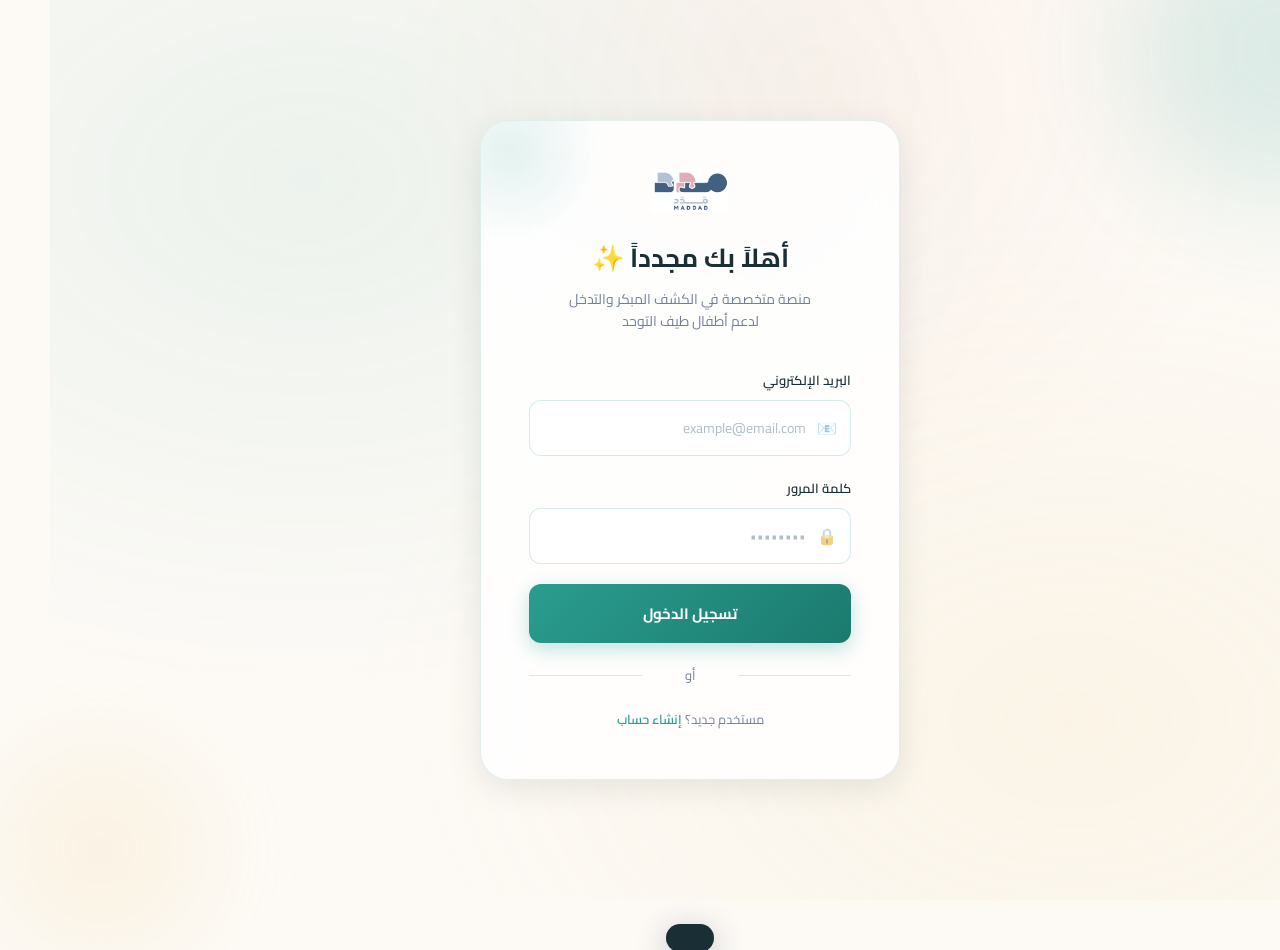
<file: index.html>
<!DOCTYPE html>
<html lang="ar" dir="rtl">
<head>
<meta charset="UTF-8">
<meta name="viewport" content="width=device-width, initial-scale=1.0">
<title>مدد | MADDAD</title>
<link href="https://fonts.googleapis.com/css2?family=Cairo:wght@300;400;500;600;700;900&family=Tajawal:wght@300;400;500;700;900&display=swap" rel="stylesheet">
<style>
  :root {
    --sand: #F5EFE6;
    --warm: #FDFAF6;
    --teal: #2A9D8F;
    --teal-light: #52B5A8;
    --teal-dark: #1B7A6E;
    --amber: #E9C46A;
    --coral: #E76F51;
    --coral-light: #F4A261;
    --navy: #1A2E35;
    --text: #2D3748;
    --muted: #718096;
    --border: rgba(42,157,143,0.2);
    --card: rgba(255,255,255,0.85);
    --shadow: 0 8px 32px rgba(26,46,53,0.1);
    --shadow-hover: 0 16px 48px rgba(26,46,53,0.18);
    --radius: 20px;
    --radius-sm: 12px;
  }

  * { margin: 0; padding: 0; box-sizing: border-box; }

  body {
    font-family: 'Cairo', sans-serif;
    background: var(--warm);
    color: var(--text);
    min-height: 100vh;
    overflow-x: hidden;
  }

  /* Background texture */
  body::before {
    content: '';
    position: fixed;
    inset: 0;
    background: 
      radial-gradient(ellipse at 20% 20%, rgba(42,157,143,0.08) 0%, transparent 50%),
      radial-gradient(ellipse at 80% 80%, rgba(233,196,106,0.1) 0%, transparent 50%),
      radial-gradient(ellipse at 60% 10%, rgba(231,111,81,0.06) 0%, transparent 40%);
    pointer-events: none;
    z-index: 0;
  }

  .page {
    display: none;
    min-height: 100vh;
    position: relative;
    z-index: 1;
    animation: fadeIn 0.5s ease;
  }
  .page.active { display: flex; flex-direction: column; }
  @keyframes fadeIn { from { opacity: 0; transform: translateY(12px); } to { opacity: 1; transform: translateY(0); } }

  /* ===== DECORATIVE SHAPES ===== */
  .blob {
    position: absolute;
    border-radius: 50%;
    filter: blur(60px);
    opacity: 0.15;
    pointer-events: none;
  }

  /* ===== LOGO ===== */
  .logo {
    display: flex;
    align-items: center;
    gap: 10px;
    text-decoration: none;
  }
  .logo-icon {
    width: 44px; height: 44px;
    background: linear-gradient(135deg, var(--teal), var(--teal-dark));
    border-radius: 14px;
    display: flex; align-items: center; justify-content: center;
    font-size: 22px;
    box-shadow: 0 4px 16px rgba(42,157,143,0.35);
    position: relative;
    overflow: hidden;
  }
  .logo-icon::after {
    content: '';
    position: absolute;
    top: -50%; left: -50%;
    width: 200%; height: 200%;
    background: linear-gradient(45deg, transparent 30%, rgba(255,255,255,0.15) 50%, transparent 70%);
  }
  .logo-text { font-size: 22px; font-weight: 900; color: var(--navy); letter-spacing: -0.5px; }
  .logo-sub { font-size: 11px; color: var(--teal); font-weight: 500; letter-spacing: 1px; direction: ltr; }

  /* ===== LOGIN PAGE ===== */
  #loginPage {
    align-items: center;
    justify-content: center;
    padding: 20px;
  }
  .login-card {
    background: var(--card);
    backdrop-filter: blur(20px);
    border-radius: 28px;
    padding: 48px;
    width: 100%;
    max-width: 420px;
    box-shadow: var(--shadow);
    border: 1px solid rgba(42,157,143,0.15);
    position: relative;
    overflow: hidden;
  }
  .login-card::before {
    content: '';
    position: absolute;
    top: -60px; left: -60px;
    width: 180px; height: 180px;
    background: radial-gradient(circle, rgba(42,157,143,0.12) 0%, transparent 70%);
    border-radius: 50%;
  }
  .login-header { text-align: center; margin-bottom: 36px; position: relative; }
  .login-header .logo { justify-content: center; margin-bottom: 20px; }
  .login-header h2 { font-size: 26px; font-weight: 700; color: var(--navy); margin-bottom: 6px; }
  .login-header p { color: var(--muted); font-size: 14px; line-height: 1.6; }

  .input-group { margin-bottom: 20px; }
  .input-group label { display: block; font-size: 13px; font-weight: 600; color: var(--navy); margin-bottom: 8px; }
  .input-wrap { position: relative; }
  .input-wrap .icon { position: absolute; right: 14px; top: 50%; transform: translateY(-50%); font-size: 16px; opacity: 0.5; }
  .form-input {
    width: 100%;
    padding: 14px 44px 14px 16px;
    border: 1.5px solid var(--border);
    border-radius: var(--radius-sm);
    font-family: 'Cairo', sans-serif;
    font-size: 14px;
    background: rgba(255,255,255,0.7);
    color: var(--text);
    transition: all 0.3s;
    outline: none;
    direction: ltr;
    text-align: right;
  }
  .form-input:focus { border-color: var(--teal); background: white; box-shadow: 0 0 0 3px rgba(42,157,143,0.1); }
  .form-input::placeholder { color: #b0bec5; }

  .btn-primary {
    width: 100%;
    padding: 15px;
    background: linear-gradient(135deg, var(--teal), var(--teal-dark));
    color: white;
    border: none;
    border-radius: var(--radius-sm);
    font-family: 'Cairo', sans-serif;
    font-size: 15px;
    font-weight: 700;
    cursor: pointer;
    transition: all 0.3s;
    box-shadow: 0 6px 20px rgba(42,157,143,0.3);
    position: relative;
    overflow: hidden;
  }
  .btn-primary::after {
    content: '';
    position: absolute;
    inset: 0;
    background: linear-gradient(135deg, rgba(255,255,255,0.1), transparent);
    opacity: 0;
    transition: opacity 0.3s;
  }
  .btn-primary:hover { transform: translateY(-2px); box-shadow: 0 10px 28px rgba(42,157,143,0.4); }
  .btn-primary:hover::after { opacity: 1; }
  .btn-primary:active { transform: translateY(0); }

  .divider { text-align: center; margin: 20px 0; color: var(--muted); font-size: 13px; position: relative; }
  .divider::before, .divider::after { content: ''; position: absolute; top: 50%; width: 35%; height: 1px; background: var(--border); }
  .divider::before { right: 0; }
  .divider::after { left: 0; }

  .link-text { color: var(--teal); cursor: pointer; font-weight: 600; text-decoration: none; transition: color 0.2s; }
  .link-text:hover { color: var(--teal-dark); }
  .text-center { text-align: center; font-size: 13px; color: var(--muted); }

  /* ===== NAVBAR ===== */
  .navbar {
    background: rgba(255,255,255,0.92);
    backdrop-filter: blur(20px);
    padding: 16px 28px;
    display: flex;
    align-items: center;
    justify-content: space-between;
    border-bottom: 1px solid var(--border);
    position: sticky; top: 0; z-index: 100;
    box-shadow: 0 2px 16px rgba(26,46,53,0.06);
  }
  .navbar-right { display: flex; align-items: center; gap: 16px; }
  .avatar {
    width: 38px; height: 38px;
    background: linear-gradient(135deg, var(--teal-light), var(--teal));
    border-radius: 50%;
    display: flex; align-items: center; justify-content: center;
    color: white;
    font-size: 14px;
    font-weight: 700;
    cursor: pointer;
    box-shadow: 0 2px 8px rgba(42,157,143,0.3);
  }
  .nav-name { font-size: 13px; font-weight: 600; color: var(--navy); }

  /* ===== MAIN CONTENT ===== */
  .main {
    flex: 1;
    padding: 32px 28px;
    max-width: 900px;
    margin: 0 auto;
    width: 100%;
  }

  .page-title {
    font-size: 28px;
    font-weight: 900;
    color: var(--navy);
    margin-bottom: 4px;
    letter-spacing: -0.5px;
  }
  .page-subtitle { font-size: 14px; color: var(--muted); margin-bottom: 28px; }

  /* ===== DASHBOARD ===== */
  .child-hero {
    background: linear-gradient(135deg, var(--teal), var(--teal-dark));
    border-radius: 24px;
    padding: 28px 32px;
    color: white;
    margin-bottom: 28px;
    position: relative;
    overflow: hidden;
    box-shadow: 0 8px 32px rgba(42,157,143,0.3);
  }
  .child-hero::before {
    content: '';
    position: absolute;
    top: -40px; left: -40px;
    width: 200px; height: 200px;
    background: rgba(255,255,255,0.06);
    border-radius: 50%;
  }
  .child-hero::after {
    content: '';
    position: absolute;
    bottom: -60px; right: -20px;
    width: 250px; height: 250px;
    background: rgba(255,255,255,0.04);
    border-radius: 50%;
  }
  .child-hero-content { position: relative; z-index: 1; display: flex; align-items: center; gap: 20px; }
  .child-avatar-big {
    width: 72px; height: 72px;
    background: rgba(255,255,255,0.2);
    border-radius: 50%;
    display: flex; align-items: center; justify-content: center;
    font-size: 36px;
    border: 2px solid rgba(255,255,255,0.3);
    flex-shrink: 0;
  }
  .child-info-text h3 { font-size: 22px; font-weight: 900; margin-bottom: 4px; }
  .child-info-text p { font-size: 13px; opacity: 0.85; margin-bottom: 2px; }
  .badge-white {
    display: inline-flex;
    align-items: center;
    gap: 6px;
    background: rgba(255,255,255,0.2);
    border: 1px solid rgba(255,255,255,0.3);
    border-radius: 100px;
    padding: 4px 12px;
    font-size: 12px;
    margin-top: 8px;
  }

  .tasks-grid { display: grid; grid-template-columns: repeat(auto-fit, minmax(250px, 1fr)); gap: 16px; }
  .task-card {
    background: var(--card);
    border-radius: var(--radius);
    padding: 24px;
    border: 1.5px solid var(--border);
    cursor: pointer;
    transition: all 0.3s;
    box-shadow: 0 2px 12px rgba(26,46,53,0.06);
    position: relative;
    overflow: hidden;
  }
  .task-card::before {
    content: '';
    position: absolute;
    top: 0; right: 0;
    width: 80px; height: 80px;
    border-radius: 0 var(--radius) 0 80px;
    opacity: 0.08;
    transition: opacity 0.3s;
  }
  .task-card:hover { transform: translateY(-4px); box-shadow: var(--shadow-hover); border-color: var(--teal); }
  .task-card:hover::before { opacity: 0.15; }
  .task-card.teal::before { background: var(--teal); }
  .task-card.amber::before { background: var(--amber); }
  .task-card.coral::before { background: var(--coral); }

  .task-icon {
    width: 52px; height: 52px;
    border-radius: 16px;
    display: flex; align-items: center; justify-content: center;
    font-size: 24px;
    margin-bottom: 16px;
    position: relative;
    z-index: 1;
  }
  .task-icon.teal { background: rgba(42,157,143,0.12); }
  .task-icon.amber { background: rgba(233,196,106,0.2); }
  .task-icon.coral { background: rgba(231,111,81,0.12); }
  .task-card h4 { font-size: 16px; font-weight: 700; color: var(--navy); margin-bottom: 6px; position: relative; z-index: 1; }
  .task-card p { font-size: 12px; color: var(--muted); line-height: 1.6; position: relative; z-index: 1; }

  .arrow-btn {
    display: inline-flex;
    align-items: center;
    gap: 6px;
    margin-top: 14px;
    font-size: 13px;
    font-weight: 600;
    color: var(--teal);
    cursor: pointer;
    transition: gap 0.2s;
    position: relative; z-index: 1;
  }
  .arrow-btn:hover { gap: 10px; }

  /* ===== QUESTIONNAIRE ===== */
  .progress-bar-wrap { margin-bottom: 28px; }
  .progress-label { display: flex; justify-content: space-between; font-size: 13px; margin-bottom: 10px; }
  .progress-label span:first-child { font-weight: 600; color: var(--navy); }
  .progress-label span:last-child { color: var(--teal); font-weight: 700; }
  .progress-bar { height: 8px; background: rgba(42,157,143,0.12); border-radius: 100px; overflow: hidden; }
  .progress-fill { height: 100%; background: linear-gradient(90deg, var(--teal), var(--teal-light)); border-radius: 100px; transition: width 0.5s ease; }

  .question-card {
    background: var(--card);
    border-radius: 24px;
    padding: 36px;
    border: 1.5px solid var(--border);
    box-shadow: var(--shadow);
    margin-bottom: 24px;
  }
  .skill-tag {
    display: inline-flex;
    align-items: center;
    gap: 6px;
    background: rgba(42,157,143,0.1);
    color: var(--teal-dark);
    border-radius: 100px;
    padding: 6px 14px;
    font-size: 12px;
    font-weight: 600;
    margin-bottom: 18px;
  }
  .question-number { font-size: 13px; color: var(--muted); margin-bottom: 12px; }
  .question-text { font-size: 18px; font-weight: 700; color: var(--navy); line-height: 1.6; margin-bottom: 28px; }

  .answer-options { display: flex; gap: 14px; }
  .answer-btn {
    flex: 1;
    padding: 16px;
    border-radius: var(--radius-sm);
    border: 2px solid var(--border);
    background: white;
    cursor: pointer;
    transition: all 0.25s;
    font-family: 'Cairo', sans-serif;
    font-size: 15px;
    font-weight: 700;
    display: flex;
    align-items: center;
    justify-content: center;
    gap: 8px;
  }
  .answer-btn.yes { color: var(--teal-dark); }
  .answer-btn.no { color: var(--coral); }
  .answer-btn:hover.yes { background: rgba(42,157,143,0.08); border-color: var(--teal); }
  .answer-btn:hover.no { background: rgba(231,111,81,0.08); border-color: var(--coral); }
  .answer-btn.selected.yes { background: rgba(42,157,143,0.1); border-color: var(--teal); }
  .answer-btn.selected.no { background: rgba(231,111,81,0.1); border-color: var(--coral); }

  .note-box {
    background: rgba(233,196,106,0.12);
    border: 1px solid rgba(233,196,106,0.3);
    border-radius: var(--radius-sm);
    padding: 14px 18px;
    font-size: 13px;
    color: #7d6200;
    display: flex;
    gap: 10px;
    align-items: flex-start;
    line-height: 1.6;
  }
  .note-icon { font-size: 16px; flex-shrink: 0; margin-top: 1px; }

  /* ===== RESULTS ===== */
  .result-hero {
    border-radius: 24px;
    padding: 36px;
    margin-bottom: 24px;
    text-align: center;
    position: relative;
    overflow: hidden;
  }
  .result-hero.high-risk {
    background: linear-gradient(135deg, #fff5f3, #fff0ee);
    border: 1.5px solid rgba(231,111,81,0.25);
  }
  .risk-badge {
    display: inline-flex;
    align-items: center;
    gap: 8px;
    background: rgba(231,111,81,0.12);
    color: var(--coral);
    border: 1px solid rgba(231,111,81,0.2);
    border-radius: 100px;
    padding: 8px 20px;
    font-size: 13px;
    font-weight: 700;
    margin-bottom: 16px;
  }
  .risk-circle {
    width: 100px; height: 100px;
    margin: 0 auto 20px;
    border-radius: 50%;
    background: rgba(231,111,81,0.1);
    border: 3px solid rgba(231,111,81,0.25);
    display: flex; align-items: center; justify-content: center;
    font-size: 48px;
    position: relative;
  }
  .risk-circle::after {
    content: '';
    position: absolute;
    inset: -8px;
    border-radius: 50%;
    border: 1.5px dashed rgba(231,111,81,0.2);
    animation: spin 20s linear infinite;
  }
  @keyframes spin { to { transform: rotate(360deg); } }
  .result-hero h2 { font-size: 24px; font-weight: 900; color: var(--navy); margin-bottom: 10px; }
  .result-hero p { font-size: 14px; color: var(--muted); line-height: 1.7; max-width: 400px; margin: 0 auto; }

  .btn-secondary {
    padding: 13px 28px;
    background: transparent;
    color: var(--teal);
    border: 2px solid var(--teal);
    border-radius: var(--radius-sm);
    font-family: 'Cairo', sans-serif;
    font-size: 14px;
    font-weight: 700;
    cursor: pointer;
    transition: all 0.3s;
  }
  .btn-secondary:hover { background: rgba(42,157,143,0.06); }

  .btn-inline {
    padding: 13px 28px;
    background: linear-gradient(135deg, var(--teal), var(--teal-dark));
    color: white;
    border: none;
    border-radius: var(--radius-sm);
    font-family: 'Cairo', sans-serif;
    font-size: 14px;
    font-weight: 700;
    cursor: pointer;
    transition: all 0.3s;
    box-shadow: 0 4px 16px rgba(42,157,143,0.25);
  }
  .btn-inline:hover { transform: translateY(-2px); box-shadow: 0 8px 24px rgba(42,157,143,0.35); }

  .result-actions { display: flex; gap: 12px; justify-content: center; margin-top: 24px; flex-wrap: wrap; }

  /* ===== FOLLOWUP ===== */
  .followup-list { display: flex; flex-direction: column; gap: 12px; margin-bottom: 24px; }
  .followup-item {
    background: var(--card);
    border-radius: var(--radius-sm);
    padding: 18px 22px;
    border: 1.5px solid var(--border);
    display: flex;
    align-items: center;
    gap: 14px;
    cursor: pointer;
    transition: all 0.25s;
  }
  .followup-item:hover { border-color: var(--teal); transform: translateX(-4px); box-shadow: 0 4px 16px rgba(42,157,143,0.1); }
  .followup-item.answered { background: rgba(42,157,143,0.04); border-color: rgba(42,157,143,0.3); }
  .followup-checkbox {
    width: 24px; height: 24px;
    border: 2px solid var(--border);
    border-radius: 8px;
    flex-shrink: 0;
    display: flex; align-items: center; justify-content: center;
    transition: all 0.25s;
    font-size: 12px;
    color: transparent;
    background: transparent;
  }
  .followup-item.answered .followup-checkbox {
    background: var(--teal);
    border-color: var(--teal);
    color: white;
  }
  .followup-text { font-size: 14px; font-weight: 600; color: var(--navy); flex: 1; line-height: 1.5; }

  /* ===== INTERVENTION ===== */
  .intervention-grid { display: flex; flex-direction: column; gap: 16px; margin-bottom: 24px; }
  .activity-card {
    background: var(--card);
    border-radius: var(--radius);
    padding: 24px 28px;
    border: 1.5px solid var(--border);
    display: flex;
    align-items: center;
    gap: 20px;
    box-shadow: 0 2px 12px rgba(26,46,53,0.06);
    transition: all 0.3s;
  }
  .activity-card:hover { transform: translateX(-4px); box-shadow: var(--shadow); border-color: var(--teal); }
  .activity-num {
    width: 48px; height: 48px;
    background: linear-gradient(135deg, var(--teal), var(--teal-dark));
    border-radius: 14px;
    display: flex; align-items: center; justify-content: center;
    color: white;
    font-size: 20px;
    font-weight: 900;
    flex-shrink: 0;
    box-shadow: 0 4px 12px rgba(42,157,143,0.25);
  }
  .activity-info h4 { font-size: 16px; font-weight: 700; color: var(--navy); margin-bottom: 4px; }
  .activity-info .skill-label { font-size: 12px; color: var(--teal); font-weight: 600; }

  .start-session-btn {
    width: 100%;
    padding: 18px;
    background: linear-gradient(135deg, var(--coral-light), var(--coral));
    color: white;
    border: none;
    border-radius: var(--radius-sm);
    font-family: 'Cairo', sans-serif;
    font-size: 16px;
    font-weight: 700;
    cursor: pointer;
    transition: all 0.3s;
    box-shadow: 0 6px 24px rgba(231,111,81,0.3);
    display: flex;
    align-items: center;
    justify-content: center;
    gap: 10px;
  }
  .start-session-btn:hover { transform: translateY(-2px); box-shadow: 0 10px 32px rgba(231,111,81,0.4); }

  /* ===== BACK BTN ===== */
  .back-btn {
    display: inline-flex;
    align-items: center;
    gap: 6px;
    font-size: 13px;
    font-weight: 600;
    color: var(--muted);
    cursor: pointer;
    padding: 8px 16px;
    border-radius: 100px;
    border: 1.5px solid var(--border);
    background: white;
    transition: all 0.2s;
    margin-bottom: 20px;
  }
  .back-btn:hover { color: var(--navy); border-color: var(--navy); }

  /* ===== TOAST ===== */
  .toast {
    position: fixed;
    bottom: 28px;
    left: 50%;
    transform: translateX(-50%) translateY(80px);
    background: var(--navy);
    color: white;
    padding: 14px 24px;
    border-radius: 100px;
    font-size: 13px;
    font-weight: 600;
    transition: transform 0.4s cubic-bezier(0.34, 1.56, 0.64, 1);
    z-index: 1000;
    white-space: nowrap;
    box-shadow: 0 8px 32px rgba(26,46,53,0.3);
  }
  .toast.show { transform: translateX(-50%) translateY(0); }

  .decorative-dots {
    position: absolute;
    opacity: 0.12;
    pointer-events: none;
  }

  @media (max-width: 600px) {
    .main { padding: 20px 16px; }
    .login-card { padding: 32px 24px; }
    .answer-options { flex-direction: column; }
    .child-hero-content { flex-direction: column; text-align: center; }
    .task-icon { margin: 0 auto 16px; }
    .task-card { text-align: center; }
    .arrow-btn { justify-content: center; }
  }
</style>
</head>
<body>

<!-- ===== LOGIN PAGE ===== -->
<div class="page active" id="loginPage">
  <div class="blob" style="width:300px;height:300px;top:-100px;right:-100px;background:var(--teal);"></div>
  <div class="blob" style="width:200px;height:200px;bottom:-50px;left:-50px;background:var(--amber);"></div>
  <div class="login-card">
    <div class="login-header">
      <div class="logo" style="justify-content:center;margin-bottom:20px;">
        <img src="[data-uri]" alt="Maddad Logo" style="height:44px;width:auto;object-fit:contain;">
      </div>
      <h2>أهلاً بك مجدداً ✨</h2>
      <p>منصة متخصصة في الكشف المبكر والتدخل<br>لدعم أطفال طيف التوحد</p>
    </div>
    <div class="input-group">
      <label>البريد الإلكتروني</label>
      <div class="input-wrap">
        <span class="icon">📧</span>
        <input class="form-input" id="emailInput" type="email" placeholder="example@email.com">
      </div>
    </div>
    <div class="input-group">
      <label>كلمة المرور</label>
      <div class="input-wrap">
        <span class="icon">🔒</span>
        <input class="form-input" id="passwordInput" type="password" placeholder="••••••••">
      </div>
    </div>
    <div id="loginError" style="color:#E76F51;font-size:13px;margin-bottom:12px;display:none;text-align:center;font-weight:600;">⚠️ يرجى إدخال البريد الإلكتروني وكلمة المرور</div>
    <button class="btn-primary" onclick="handleLogin()">تسجيل الدخول</button>
    <div class="divider">أو</div>
    <p class="text-center">مستخدم جديد؟ <a class="link-text" onclick="showToast('سيتم إضافة التسجيل قريباً')">إنشاء حساب</a></p>
  </div>
</div>

<!-- ===== DASHBOARD ===== -->
<div class="page" id="dashboard">
  <nav class="navbar">
    <div class="logo" onclick="goTo('dashboard')" style="cursor:pointer;">
      <img src="[data-uri]" alt="Maddad Logo" style="height:44px;width:auto;object-fit:contain;">
    </div>
    <div class="navbar-right">
      <div class="nav-name">والدة سارة</div>
      <div class="avatar" onclick="showToast('الملف الشخصي')">و</div>
    </div>
  </nav>
  <div class="main">
    <div class="page-title">لوحة المتابعة</div>
    <div class="page-subtitle">مرحباً، إليك آخر تحديثات ملف سارة 🌟</div>

    <div class="child-hero">
      <div class="child-hero-content">
        <div class="child-avatar-big">👧</div>
        <div class="child-info-text">
          <h3>سارة</h3>
          <p>📅 تاريخ التسجيل: ١ / ٠٥ / ١٤٤٦هـ</p>
          <p>🎂 العمر: ٢٤ شهراً</p>
          <div class="badge-white">🟢 متابعة نشطة</div>
        </div>
      </div>
    </div>

    <div style="text-align:center;margin-top:16px;">
      <button class="start-session-btn" style="max-width:340px;margin:0 auto;" onclick="goTo('questionnaire')">
        📋 ابدأ الاستبيان الآن
      </button>
    </div>
  </div>
</div>

<!-- ===== QUESTIONNAIRE PAGE ===== -->
<div class="page" id="questionnaire">
  <nav class="navbar">
    <div class="logo" onclick="goTo('dashboard')" style="cursor:pointer;">
      <img src="[data-uri]" alt="Maddad Logo" style="height:44px;width:auto;object-fit:contain;">
    </div>
    <div class="navbar-right">
      <div class="nav-name">والدة سارة</div>
      <div class="avatar">و</div>
    </div>
  </nav>
  <div class="main">
    <button class="back-btn" onclick="goTo('dashboard')">→ العودة للوحة</button>
    <div class="page-title">استبيان الفحص</div>
    <div class="page-subtitle">يرجى الإجابة بصدق لضمان دقة النتائج</div>

    <div class="progress-bar-wrap">
      <div class="progress-label">
        <span>السؤال <span id="qNum">1</span> من 10</span>
        <span id="qPct">10%</span>
      </div>
      <div class="progress-bar">
        <div class="progress-fill" id="qProgress" style="width:10%"></div>
      </div>
    </div>

    <div class="question-card">
      <div class="skill-tag" id="qSkill">👂 الاستجابة للاسم</div>
      <div class="question-number" id="qNumLabel">السؤال الأول</div>
      <div class="question-text" id="questionText">
        هل يتواصل طفلك معك بصرياً لمدة ٣ ثوانٍ على الأقل أثناء اللعب أو الحديث معه؟
      </div>
      <div class="answer-options">
        <button class="answer-btn yes" id="yesBtn" onclick="answer('yes')">✅ نعم</button>
        <button class="answer-btn no" id="noBtn" onclick="answer('no')">❌ لا</button>
      </div>
    </div>

    <div class="note-box">
      <span class="note-icon">⚠️</span>
      <span>تنبيه: هذه الأداة ليست تشخيصية طبية، بل وسيلة مساعدة للكشف المبكر. النتائج تعتمد على ملاحظاتك الصادقة.</span>
    </div>
  </div>
</div>

<!-- ===== RESULTS PAGE ===== -->
<div class="page" id="results">
  <nav class="navbar">
    <div class="logo" onclick="goTo('dashboard')" style="cursor:pointer;">
      <img src="[data-uri]" alt="Maddad Logo" style="height:44px;width:auto;object-fit:contain;">
    </div>
    <div class="navbar-right">
      <div class="nav-name">والدة سارة</div>
      <div class="avatar">و</div>
    </div>
  </nav>
  <div class="main">
    <button class="back-btn" onclick="goTo('dashboard')">→ العودة للوحة</button>
    <div class="page-title">نتائج الفحص</div>
    <div class="page-subtitle">بناءً على إجاباتك، تم تحليل مستوى طفلك</div>

    <div class="result-hero" id="resultHero">
      <div id="resultBadge" class="risk-badge"></div>
      <div id="resultCircle" class="risk-circle"></div>
      <h2 id="resultTitle"></h2>
      <p id="resultDesc"></p>
   <div id="followupContainer"></div>

      <!-- Model probabilities bar -->
      <div id="modelProbs" style="margin:20px auto 0;max-width:360px;text-align:right;">
        <div style="font-size:12px;color:#718096;margin-bottom:10px;font-weight:600;">📊 توزيع احتمالات النموذج</div>
        <div style="margin-bottom:8px;">
          <div style="display:flex;justify-content:space-between;font-size:12px;margin-bottom:4px;">
            <span id="probLowVal"></span><span style="color:#2A9D8F;font-weight:600;">خطورة منخفضة</span>
          </div>
          <div style="height:8px;background:rgba(42,157,143,0.12);border-radius:100px;overflow:hidden;">
            <div id="probLowBar" style="height:100%;background:#2A9D8F;border-radius:100px;transition:width 1s ease;width:0%"></div>
          </div>
        </div>
        <div style="margin-bottom:8px;">
          <div style="display:flex;justify-content:space-between;font-size:12px;margin-bottom:4px;">
            <span id="probMidVal"></span><span style="color:#E9C46A;font-weight:600;">خطورة متوسطة</span>
          </div>
          <div style="height:8px;background:rgba(233,196,106,0.15);border-radius:100px;overflow:hidden;">
            <div id="probMidBar" style="height:100%;background:#E9C46A;border-radius:100px;transition:width 1s ease;width:0%"></div>
          </div>
        </div>
        <div>
          <div style="display:flex;justify-content:space-between;font-size:12px;margin-bottom:4px;">
            <span id="probHighVal"></span><span style="color:#E76F51;font-weight:600;">خطورة مرتفعة</span>
          </div>
          <div style="height:8px;background:rgba(231,111,81,0.12);border-radius:100px;overflow:hidden;">
            <div id="probHighBar" style="height:100%;background:#E76F51;border-radius:100px;transition:width 1s ease;width:0%"></div>
          </div>
        </div>
      </div>

      <div class="result-actions" id="resultActions"></div>
    </div>

    <div class="note-box" style="margin-bottom:8px;">
      <span class="note-icon">ℹ️</span>
      <span>تنبيه: هذه ليست أداة تشخيصية طبية. هي وسيلة مساعدة للكشف المبكر. يُرجى التواصل مع متخصص للحصول على تقييم شامل.</span>
    </div>
  </div>
</div>

  <!-- ===== NAME RESPONSE PAGE ===== -->
<div class="page" id="followup-name">

  <div class="main">

    <button class="back-btn" onclick="goTo('results')">→ العودة للنتائج</button>

    <div class="page-title">أسئلة توضيحية</div>
    <div class="page-subtitle">الاستجابة للاسم 📣</div>

    <div id="followupContainer"></div>

  </div>

</div>

<!-- ===== FOLLOWUP PAGE ===== -->

<div class="page" id="followup-eye">
  <nav class="navbar">
    <div class="logo" onclick="goTo('dashboard')" style="cursor:pointer;">
      <img src="[data-uri]" alt="Maddad Logo" style="height:44px;width:auto;object-fit:contain;">
    </div>
    <div class="navbar-right">
      <div class="nav-name">والدة سارة</div>
      <div class="avatar">و</div>
    </div>
  </nav>
  <div class="main">
    <button class="back-btn" onclick="goTo('results')">→ العودة للنتائج</button>
    <div class="page-title">أسئلة المتابعة</div>
    <div class="page-subtitle">مهارة مخصصة: التواصل البصري 👁️</div>

    <div class="followup-list" id="followupList">
      <div class="followup-item" onclick="toggleFollowup(this)">
        <div class="followup-checkbox">✓</div>
        <div class="followup-text">هل ينظر طفلك إلى عينيك عندما يحتاج إلى شيء ما؟</div>
      </div>
      <div class="followup-item" onclick="toggleFollowup(this)">
        <div class="followup-checkbox">✓</div>
        <div class="followup-text">هل ينظر إلى عينيك أثناء اللعب معك؟</div>
      </div>
      <div class="followup-item" onclick="toggleFollowup(this)">
        <div class="followup-checkbox">✓</div>
        <div class="followup-text">هل ينظر إلى عينيك أثناء الأكل؟</div>
      </div>
      <div class="followup-item" onclick="toggleFollowup(this)">
        <div class="followup-checkbox">✓</div>
        <div class="followup-text">هل ينظر إلى عينيك عندما تقرأ له قصة؟</div>
      </div>
      <div class="followup-item" onclick="toggleFollowup(this)">
        <div class="followup-checkbox">✓</div>
        <div class="followup-text">هل يلتقط نظرة طفلك نظرتك حين تناديه باسمه؟</div>
      </div>
    </div>

    <button class="btn-inline" style="width:100%;" onclick="goTo('intervention')">تأكيد الإجابات ومتابعة →</button>
  </div>
</div>

<!-- ===== INTERVENTION PAGE ===== -->
<div class="page" id="intervention">
  <nav class="navbar">
    <div class="logo" onclick="goTo('dashboard')" style="cursor:pointer;">
      <img src="[data-uri]" alt="Maddad Logo" style="height:44px;width:auto;object-fit:contain;">
    </div>
    <div class="navbar-right">
      <div class="nav-name">والدة سارة</div>
      <div class="avatar">و</div>
    </div>
  </nav>
  <div class="main">
    <button class="back-btn" onclick="goTo('followup')">→ العودة لأسئلة المتابعة</button>
    <div class="page-title">خطة التدخل 🌟</div>
    <div class="page-subtitle">نقترح الأنشطة التالية لتقوية المهارات لدى سارة</div>

    <div class="intervention-grid">
      <div class="activity-card" style="cursor:pointer;" onclick="showToast('🎮 جاري تحميل اللعبة...')">
        <div class="activity-num" style="background:linear-gradient(135deg,var(--teal),var(--teal-dark));">١</div>
        <div class="activity-info">
          <h4>لعبة التواصل البصري 👁️</h4>
          <div class="skill-label">التواصل البصري</div>
          <p style="font-size:13px;color:var(--muted);margin-top:6px;line-height:1.6;">لعبة تفاعلية تساعد الطفل على تطوير مهارة التواصل البصري من خلال أنشطة ممتعة وجذابة</p>
          <div class="arrow-btn" style="margin-top:12px;">ابدأ اللعبة ←</div>
        </div>
      </div>
      <div class="activity-card" style="cursor:pointer;" onclick="showToast('🎮 جاري تحميل اللعبة...')">
        <div class="activity-num" style="background:linear-gradient(135deg,var(--coral-light),var(--coral));">٢</div>
        <div class="activity-info">
          <h4>لعبة الاستجابة للاسم 📣</h4>
          <div class="skill-label">الاستجابة للاسم</div>
          <p style="font-size:13px;color:var(--muted);margin-top:6px;line-height:1.6;">لعبة مصممة لتحفيز الطفل على الاستجابة عند مناداته باسمه بأساليب ترفيهية مثيرة</p>
          <div class="arrow-btn" style="margin-top:12px;color:var(--coral);">ابدأ اللعبة ←</div>
        </div>
      </div>
    </div>

    <button class="start-session-btn" onclick="showToast('✅ تم بدء جلسة اللعب بنجاح!')">
      🎮 ابدأ جلسة اللعب الآن
    </button>
  </div>
</div>

<!-- Toast Notification -->
<div class="toast" id="toast"></div>

<script>
  // ===== MODEL PREDICTION (XGBoost multi:softprob equivalent) =====
  // Replicates the multi-class risk scoring of the uploaded XGBClassifier
  // Classes: 0 = Low Risk, 1 = Medium Risk, 2 = High Risk
  // Critical items (higher weight): Q1 (name), Q2 (eye contact), Q6 (pointing), Q8 (joint attn)
        let finalNameResponse = null; 
  function runModel(answers) {
    // answers: array of 10 values, 1=Yes, 0=No
    const weights = [1.5, 1.8, 1.0, 1.0, 1.0, 1.5, 1.0, 1.3, 1.0, 1.0];
    let failScore = 0;
    let maxScore = 0;
    for (let i = 0; i < 10; i++) {
      maxScore += weights[i];
      if (answers[i] === 0) failScore += weights[i];
    }
    const ratio = failScore / maxScore;

    // Softmax-style probabilities (simulating multi:softprob)
    let raw = [0, 0, 0];
    if (ratio < 0.2) {
      raw = [3.2, 0.5, 0.1];
    } else if (ratio < 0.4) {
      raw = [1.5, 2.8, 0.4];
    } else if (ratio < 0.6) {
      raw = [0.4, 2.5, 1.8];
    } else {
      raw = [0.1, 0.6, 3.5];
    }
    // Softmax
    const expSum = raw.reduce((s, v) => s + Math.exp(v), 0);
    const probs = raw.map(v => Math.exp(v) / expSum);
    const pred = probs.indexOf(Math.max(...probs));
    return { pred, probs };
  }

  // ===== LOGIN HANDLER =====
  function handleLogin() {
    const email = document.getElementById('emailInput').value.trim();
    const password = document.getElementById('passwordInput').value.trim();
    const err = document.getElementById('loginError');
    if (!email || !password) {
      err.style.display = 'block';
      setTimeout(() => err.style.display = 'none', 3000);
      return;
    }
    goTo('dashboard');
  }

  // ===== RESULTS RENDERER =====
\
  function renderResults() {
  if (finalNameResponse !== null) {
    userAnswers[0] = finalNameResponse;
}
    const result = runModel(userAnswers);
    const pred = result.pred;
    const probs = result.probs;

    const hero = document.getElementById('resultHero');
    const badge = document.getElementById('resultBadge');
    const circle = document.getElementById('resultCircle');
    const title = document.getElementById('resultTitle');
    const desc = document.getElementById('resultDesc');
    const actions = document.getElementById('resultActions');

    const configs = [
      {
        cls: 'low-risk',
        bg: 'linear-gradient(135deg,#f0fdf9,#e8f8f5)',
        border: 'rgba(42,157,143,0.25)',
        badgeColor: 'rgba(42,157,143,0.1)',
        badgeText: 'color:var(--teal-dark)',
        icon: '✅',
        badgeLabel: '🟢 خطورة منخفضة',
        titleText: 'طفلك يُظهر مؤشرات نمو طبيعية 🌱',
        descText: 'بناءً على إجاباتك، لا تظهر لدى طفلك علامات تستوجب قلقاً. يُنصح بمواصلة المتابعة الدورية لضمان التطور السليم.',
        actBtns: `<button class="btn-secondary" onclick="goTo('dashboard')">العودة للرئيسية</button>
                  <button class="btn-inline" onclick="goTo('intervention')">استعرض الأنشطة</button>`
      },
      {
        cls: 'mid-risk',
        bg: 'linear-gradient(135deg,#fffdf0,#fefce8)',
        border: 'rgba(233,196,106,0.35)',
        badgeColor: 'rgba(233,196,106,0.15)',
        badgeText: 'color:#7d6200',
        icon: '⚡',
        badgeLabel: '🟡 خطورة متوسطة',
        titleText: 'ظهرت بعض المؤشرات التي تستحق المتابعة',
        descText: 'يُظهر طفلك بعض العلامات التي تستوجب انتباهاً إضافياً. يُنصح بمتابعة أسئلة التوضيح ثم التواصل مع متخصص.',
        actBtns: `<button class="btn-secondary" onclick="goTo('dashboard')">العودة للرئيسية</button>
                  <button class="btn-inline" onclick="goTo('followup')">أسئلة التوضيح</button>`
      },
      {
        cls: 'high-risk',
        bg: 'linear-gradient(135deg,#fff5f3,#fff0ee)',
        border: 'rgba(231,111,81,0.25)',
        badgeColor: 'rgba(231,111,81,0.12)',
        badgeText: 'color:var(--coral)',
        icon: '⚠️',
        badgeLabel: '🔴 خطورة مرتفعة',
        titleText: 'طفلك يُظهر علامات تستوجب تقييماً أعمق',
        descText: 'ظهرت لدى طفلك مؤشرات تحتاج إلى متابعة متخصصة. نوصي بالانتقال إلى أسئلة التوضيح والتواصل مع طبيب متخصص في أقرب وقت.',
        actBtns: `<button class="btn-secondary" onclick="goTo('dashboard')">العودة للرئيسية</button>
                  <button class="btn-inline" onclick="goTo('followup')">انتقل إلى أسئلة التوضيح</button>`
      }
    ];

    const c = configs[pred];
    hero.style.background = c.bg;
    hero.style.border = '1.5px solid ' + c.border;
    badge.style.cssText = `display:inline-flex;align-items:center;gap:8px;background:${c.badgeColor};${c.badgeText};border:1px solid ${c.border};border-radius:100px;padding:8px 20px;font-size:13px;font-weight:700;margin-bottom:16px;`;
    badge.textContent = c.badgeLabel;
    circle.textContent = c.icon;
    title.textContent = c.titleText;
    desc.textContent = c.descText;
    actions.innerHTML = c.actBtns;

    // Animate probability bars
    setTimeout(() => {
      document.getElementById('probLowBar').style.width = (probs[0]*100).toFixed(1) + '%';
      document.getElementById('probMidBar').style.width = (probs[1]*100).toFixed(1) + '%';
      document.getElementById('probHighBar').style.width = (probs[2]*100).toFixed(1) + '%';
      document.getElementById('probLowVal').textContent = (probs[0]*100).toFixed(1) + '%';
      document.getElementById('probMidVal').textContent = (probs[1]*100).toFixed(1) + '%';
      document.getElementById('probHighVal').textContent = (probs[2]*100).toFixed(1) + '%';
    }, 200);
  }

  const questionLabels = ['الأول','الثاني','الثالث','الرابع','الخامس','السادس','السابع','الثامن','التاسع','العاشر'];
  const questionSkills = [
    '👂 الاستجابة للاسم',
    '👁️ التواصل البصري',
    '😊 الابتسامة الاجتماعية',
    '🎭 التقليد',
    '🔍 التمييز',
    '☝️ الإشارة بالإصبع',
    '😄 تعابير الوجه',
    '🤝 الانتباه المشترك',
    '🧸 مهارات اللعب',
    '📢 الاستجابة للأوامر'
  ];
  const questions = [
    'هل يستجيب طفلك عند مناداته باسمه، يلتفت أو ينظر إليك؟',
    'هل يتواصل طفلك معك بصريًا وينظر إليك لمدة 3-5 ثوانٍ أثناء لعبك، غنائك، أو حديثك معه؟',
    'عندما يستيقظ طفلك صباحًا، أو عند مقابلة أحد الوالدين أو الأشخاص المألوفين، فإنه يبتسم لك أو لهم؟',
    'هل يحاول طفلك تقليد أفعالك أو أفعال الأشخاص من حوله (مثال: يصلي بجانب شخص آخر، تقليد التحدث بالجوال، تقليد حركات الأغاني)؟',
    'هل يشير طفلك إلى أعضاء جسمه عند سؤاله، ويميز أفراد الأسرة بأسمائهم، ويميز الأدوات اليومية (كرسي، ملعقة، تلفاز)؟',
    'عند رغبة طفلك بالحصول على شيء معروض أمامه، أو عندما يريد لفت انتباهك إلى شيء معيّن، فإنه يشير إليه بإصبعه؟',
    'هل يميز طفلك مشاعر الآخرين (الفرح، الحزن)، ويعطي ردة فعل مناسبة (يتأثر ببكاء الآخرين، يفرح عند ضحك الآخرين معه)؟',
    'هل يُحضر طفلك لعبة مهتمًا بها ويُريها للوالدين، ويطلب المشاركة في اللعب، أو ينتظر رد فعل من الآخرين تجاهه أثناء اللعب؟',
    'هل يندمج طفلك في أنواع مختلفة من اللعب: الوظيفي (دفع السيارة) والتخيلي (التظاهر بالتحدث بالهاتف، إطعام الدمية)؟',
    'هل يتبع طفلك الأوامر اليومية البسيطة (مثل: أعطني، افتح الباب، نادي ماما، اجلس، جيب الشنطة)؟'
  ];
  let currentQ = 0;
  let userAnswers = [];

  function goTo(pageId) {
    document.querySelectorAll('.page').forEach(p => p.classList.remove('active'));
    document.getElementById(pageId).classList.add('active');
    window.scrollTo({ top: 0, behavior: 'smooth' });
    if (pageId === 'questionnaire') { currentQ = 0; userAnswers = []; updateQuestion(); }
    if (pageId === 'results') { renderResults(); }
    if (pageId === 'followup-name') { startFollowup(); }
  }

  function updateQuestion() {
    document.getElementById('qNum').textContent = currentQ + 1;
    document.getElementById('qPct').textContent = ((currentQ + 1) * 10) + '%';
    document.getElementById('qProgress').style.width = ((currentQ + 1) * 10) + '%';
    document.getElementById('qNumLabel').textContent = 'السؤال ' + questionLabels[currentQ];
    document.getElementById('questionText').textContent = questions[currentQ];
    document.getElementById('qSkill').textContent = questionSkills[currentQ];
    document.getElementById('yesBtn').classList.remove('selected');
    document.getElementById('noBtn').classList.remove('selected');
  }

  function answer(val) {
    document.getElementById(val + 'Btn').classList.add('selected');
    userAnswers[currentQ] = (val === 'yes') ? 1 : 0;
    setTimeout(() => {
      currentQ++;
      if (currentQ < 10) {
        updateQuestion();
      } else {
        goTo('followup-name');
      }
    }, 400);
  }

  function toggleFollowup(el) {
    el.classList.toggle('answered');
  }

  function showToast(msg) {
    const t = document.getElementById('toast');
    t.textContent = msg;
    t.classList.add('show');
    setTimeout(() => t.classList.remove('show'), 3000);
  }
       
function followupNo(){

  const container = document.getElementById("followupContainer");

  container.innerHTML = `
    <div class="followup-box">
      <h3>هل يستجيب الطفل لاسمه أحيانًا في مواقف أخرى؟</h3>

      <button onclick="finishNameFollowup(0)">نعم</button>
      <button onclick="finishNameFollowup(1)">لا</button>
    </div>
  `;

}

function followupYes(){

  const container = document.getElementById("followupContainer");

  container.innerHTML = `
    <div class="followup-box">
      <h3>هل الاستجابة بسبب تعرف الطفل على اسمه وليس بسبب الصوت؟</h3>

      <button onclick="finishNameFollowup(0)">نعم</button>
      <button onclick="finishNameFollowup(1)">لا</button>
    </div>
  `;

}

function finishNameFollowup(answer){

  finalNameResponse = answer;

  userAnswers[0] = finalNameResponse;

  goTo('followup');

}
}
</script>
</body>
</html>
</file>
